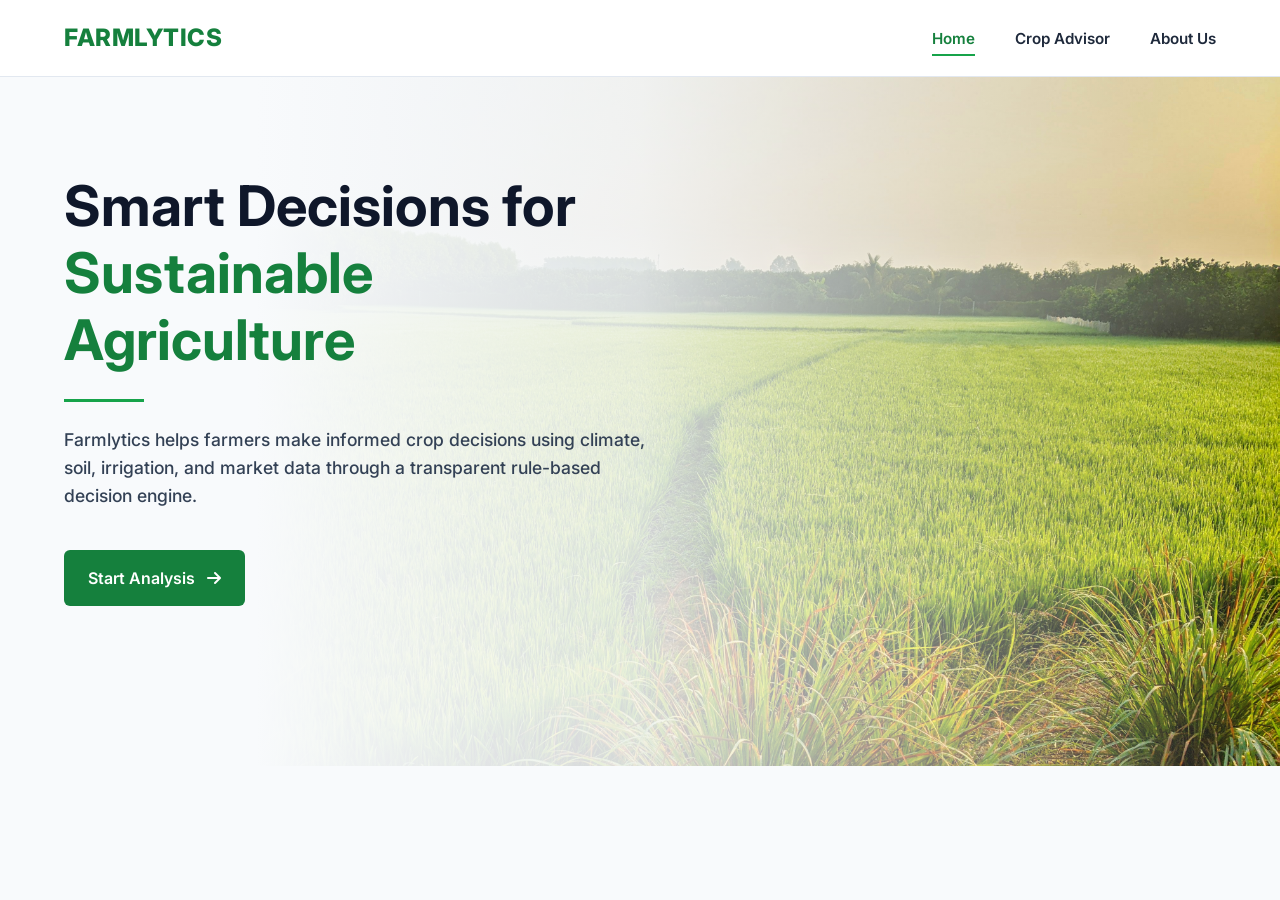
<file: frontend/index.html>
<!DOCTYPE html>
<html lang="en">
<head>
    <meta charset="UTF-8">
    <meta name="viewport" content="width=device-width, initial-scale=1.0">
    <title>Farmlytics</title>
    <!-- Google Fonts -->
    <link href="https://fonts.googleapis.com/css2?family=Inter:wght@400;500;600;700;800&family=Lexend:wght@600;700;800&display=swap" rel="stylesheet">
    <!-- FontAwesome Icons -->
    <link rel="stylesheet" href="https://cdnjs.cloudflare.com/ajax/libs/font-awesome/6.4.0/css/all.min.css">
    <!-- Page-Specific Stylesheets -->
    <link rel="stylesheet" href="common.css?v=9.0">
    <link rel="stylesheet" href="index.css?v=9.0">
</head>
<body>

    <!-- Navigation Bar -->
    <nav class="navbar">
        <a href="index.html" class="logo">FARMLYTICS</a>
        <ul class="nav-links">
            <li><a href="index.html" class="active">Home</a></li>
            <li><a href="analyzer.html">Crop Advisor</a></li>
            <li><a href="about.html">About Us</a></li>
        </ul>
    </nav>

    <!-- Hero Section -->
    <section class="hero">
        <div class="hero-content">
            <h1>Smart Decisions for<br><span>Sustainable Agriculture</span></h1>
            <div class="title-divider"></div>
            <p>Farmlytics helps farmers make informed crop decisions using climate, soil, irrigation, and market data through a transparent rule-based decision engine.</p>
            <a href="analyzer.html" class="btn-primary">
                Start Analysis <i class="fas fa-arrow-right"></i>
            </a>
        </div>
    </section>

</body>
</html>
</file>
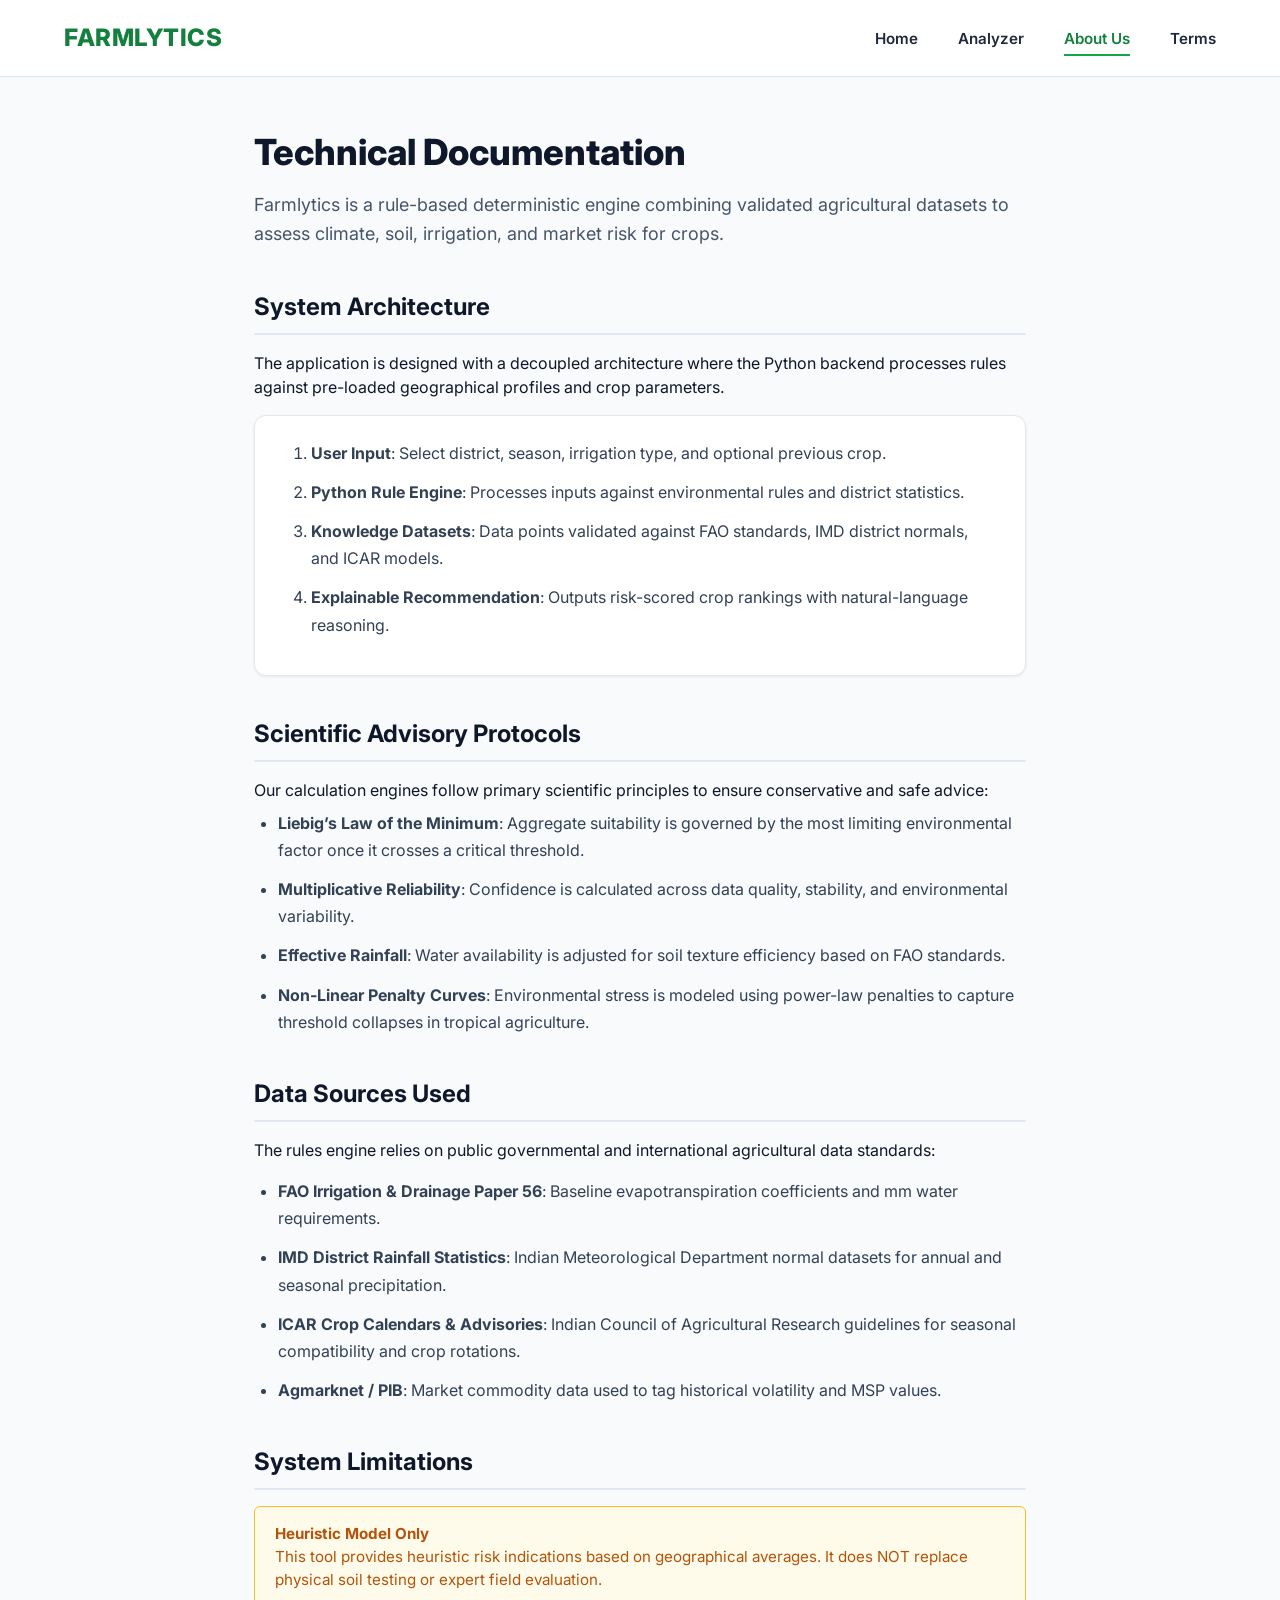
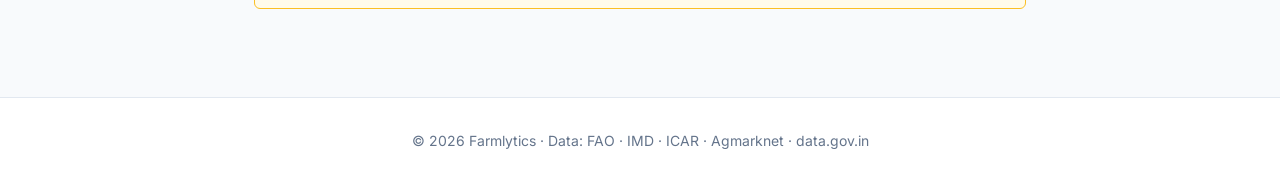
<file: frontend/about.html>
<!DOCTYPE html>
<html lang="en">

<head>
    <meta charset="UTF-8" />
    <meta name="viewport" content="width=device-width, initial-scale=1.0" />
    <meta name="description" content="Farmlytics – Technical Documentation & Data Sources." />
    <title>About — Farmlytics</title>

    <!-- Google Fonts -->
    <link rel="preconnect" href="https://fonts.googleapis.com" />
    <link rel="preconnect" href="https://fonts.gstatic.com" crossorigin />
    <link href="https://fonts.googleapis.com/css2?family=Inter:wght@400;500;600;700;800&family=JetBrains+Mono:wght@500&display=swap" rel="stylesheet" />

    <!-- Page-Specific Stylesheets -->
    <link rel="stylesheet" href="common.css?v=9.0" />
    <link rel="stylesheet" href="docs.css?v=9.0" />
</head>

<body>
    <!-- ========== HEADER / NAV ========== -->
    <header class="site-header" role="banner">
        <nav class="nav" aria-label="Primary navigation">
            <div class="nav__brand">
                <a href="index.html" class="nav__brand-link">
                    <span class="nav__brand-text">
                        <span class="nav__brand-bold">FARMLYTICS</span>
                    </span>
                </a>
            </div>
            <ul class="nav__links" role="list">
                <li><a href="index.html" class="nav__link">Home</a></li>
                <li><a href="analyzer.html" class="nav__link">Analyzer</a></li>
                <li><a href="about.html" class="nav__link nav__link--active" aria-current="page">About Us</a></li>
                <li><a href="terms.html" class="nav__link">Terms</a></li>
            </ul>
        </nav>
    </header>

    <!-- ========== ABOUT CONTENT ========== -->
    <main class="page-container page-container--narrow">
        <h1 class="page-heading">Technical Documentation</h1>
        <p class="page-lead">Farmlytics is a rule-based deterministic engine combining validated agricultural datasets to assess climate, soil, irrigation, and market risk for crops.</p>

        <section class="doc-section">
            <h2 class="doc-heading">System Architecture</h2>
            <p>The application is designed with a decoupled architecture where the Python backend processes rules against pre-loaded geographical profiles and crop parameters.</p>

            <div class="architecture-diagram mt-4">
                <ol class="doc-list doc-list--numbered">
                    <li><strong>User Input</strong>: Select district, season, irrigation type, and optional previous crop.</li>
                    <li><strong>Python Rule Engine</strong>: Processes inputs against environmental rules and district statistics.</li>
                    <li><strong>Knowledge Datasets</strong>: Data points validated against FAO standards, IMD district normals, and ICAR models.</li>
                    <li><strong>Explainable Recommendation</strong>: Outputs risk-scored crop rankings with natural-language reasoning.</li>
                </ol>
            </div>
        </section>

        <section class="doc-section">
            <h2 class="doc-heading">Scientific Advisory Protocols</h2>
            <p>Our calculation engines follow primary scientific principles to ensure conservative and safe advice:</p>
            <ul class="doc-list mt-2">
                <li><strong>Liebig’s Law of the Minimum</strong>: Aggregate suitability is governed by the most limiting environmental factor once it crosses a critical threshold.</li>
                <li><strong>Multiplicative Reliability</strong>: Confidence is calculated across data quality, stability, and environmental variability.</li>
                <li><strong>Effective Rainfall</strong>: Water availability is adjusted for soil texture efficiency based on FAO standards.</li>
                <li><strong>Non-Linear Penalty Curves</strong>: Environmental stress is modeled using power-law penalties to capture threshold collapses in tropical agriculture.</li>
            </ul>
        </section>

        <section class="doc-section">
            <h2 class="doc-heading">Data Sources Used</h2>
            <p>The rules engine relies on public governmental and international agricultural data standards:</p>
            <ul class="doc-list mt-4">
                <li><strong>FAO Irrigation & Drainage Paper 56</strong>: Baseline evapotranspiration coefficients and mm water requirements.</li>
                <li><strong>IMD District Rainfall Statistics</strong>: Indian Meteorological Department normal datasets for annual and seasonal precipitation.</li>
                <li><strong>ICAR Crop Calendars & Advisories</strong>: Indian Council of Agricultural Research guidelines for seasonal compatibility and crop rotations.</li>
                <li><strong>Agmarknet / PIB</strong>: Market commodity data used to tag historical volatility and MSP values.</li>
            </ul>
        </section>

        <section class="doc-section">
            <h2 class="doc-heading">System Limitations</h2>
            <div class="alert alert--warning mt-4 mb-4">
                <strong>Heuristic Model Only</strong>
                <p>This tool provides heuristic risk indications based on geographical averages. It does NOT replace physical soil testing or expert field evaluation.</p>
            </div>
        </section>
    </main>

    <!-- ========== FOOTER ========== -->
    <footer class="site-footer" role="contentinfo">
        <p class="site-footer__text">&copy; 2026 Farmlytics &middot; Data: FAO &middot; IMD &middot; ICAR &middot; Agmarknet &middot; data.gov.in</p>
    </footer>
    <!-- Shared Scripts -->
    <script src="shared.js"></script>
</body>

</html>
</file>
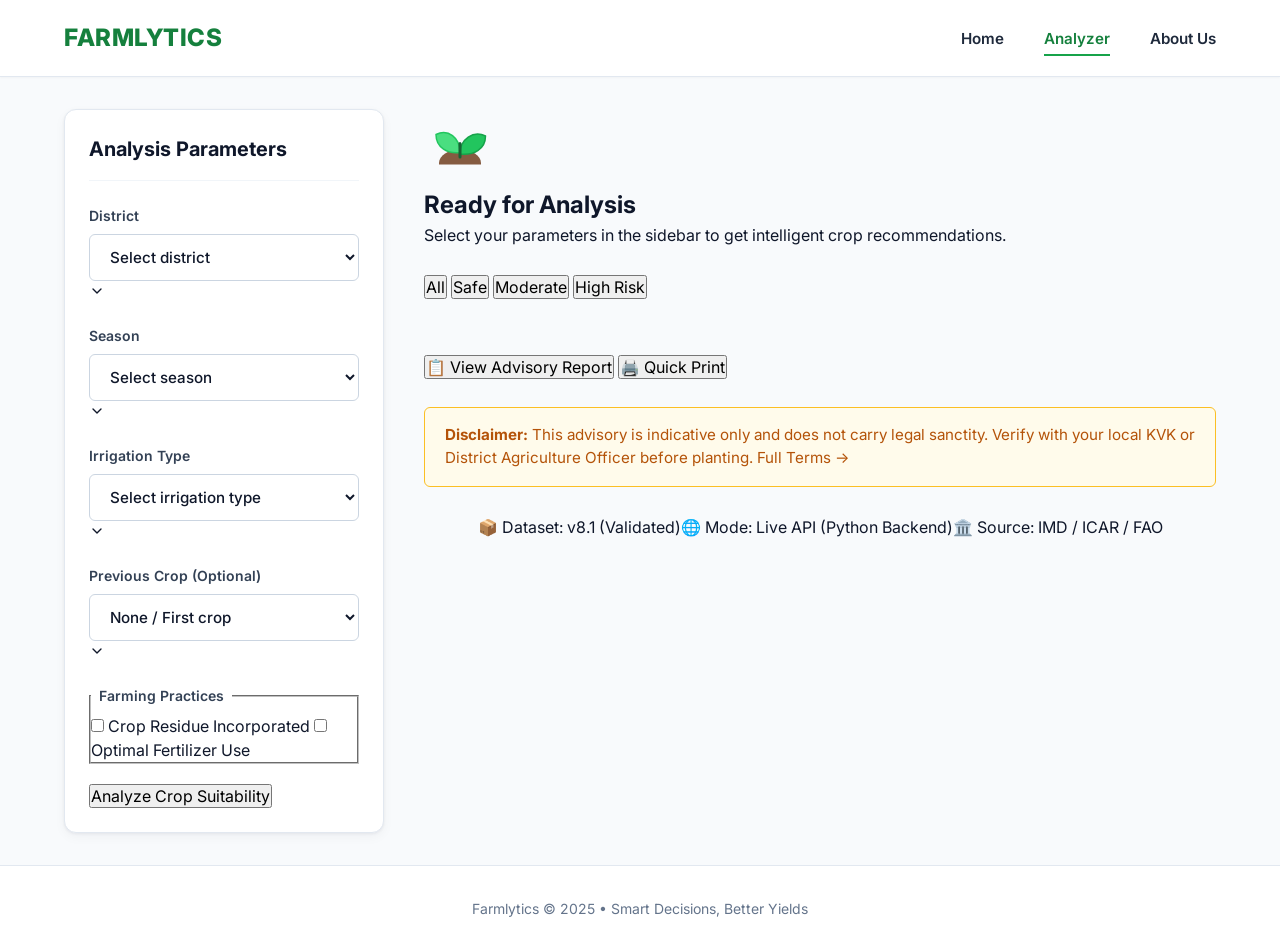
<file: frontend/analyzer.html>
<!DOCTYPE html>
<html lang="en">
<head>
    <meta charset="UTF-8" />
    <meta name="viewport" content="width=device-width, initial-scale=1.0" />
    <meta name="description" content="Farmlytics – Clean & Intelligent Agricultural Risk Analysis Dashboard." />
    <title>Analyzer — Farmlytics</title>

    <!-- Google Fonts -->
    <link rel="preconnect" href="https://fonts.googleapis.com" />
    <link rel="preconnect" href="https://fonts.gstatic.com" crossorigin />
    <link href="https://fonts.googleapis.com/css2?family=Inter:wght@400;500;600;700;800&family=Lexend:wght@600;700;800&family=JetBrains+Mono:wght@500&display=swap" rel="stylesheet" />
    <link rel="stylesheet" href="common.css?v=9.0" />
    <link rel="stylesheet" href="analyzer.css?v=9.0" />
</head>

<body class="analyzer-body">
    <!-- ========== HEADER / NAV ========== -->
    <header class="site-header" role="banner">
        <nav class="nav" aria-label="Primary navigation">
            <div class="nav__brand">
                <a href="index.html" class="nav__brand-link">
                    <span class="nav__brand-text">
                        <span class="nav__brand-bold">FARMLYTICS</span>
                    </span>
                </a>
            </div>
            <!-- Removed Dashboard and Reports links from the Navbar -->
            <ul class="nav__links" role="list">
                <li><a href="index.html" class="nav__link">Home</a></li>
                <li><a href="analyzer.html" class="nav__link nav__link--active" aria-current="page">Analyzer</a></li>
                <li><a href="about.html" class="nav__link">About Us</a></li>
            </ul>
        </nav>
    </header>

    <!-- ========== MAIN ANALYZER CONTAINER ========== -->
    <main class="analyzer-layout">
        <h1 class="sr-only">Farmlytics - Crop Risk Analyzer</h1>

        <div class="analyzer-grid">
            <!-- ===== SIDEBAR PARAMETERS PANEL ===== -->
            <aside class="analyzer-sidebar" aria-label="Analysis parameters">
                <div class="sidebar-header">
                    <h2 class="sidebar-title">Analysis Parameters</h2>
                </div>

                <form id="advisor-form" class="advisor-form" aria-label="Crop risk analysis form">
                    <!-- Field 1: District -->
                    <div class="form-group">
                        <label for="select-district" class="form-label">District</label>
                        <div class="select-wrapper">
                            <select id="select-district" class="form-select" required>
                                <option value="" disabled selected>Select district</option>
                            </select>
                            <svg class="select-chevron" width="16" height="16" viewBox="0 0 24 24" fill="none" stroke="currentColor" stroke-width="2" stroke-linecap="round" stroke-linejoin="round" aria-hidden="true">
                                <polyline points="6 9 12 15 18 9"></polyline>
                            </svg>
                        </div>
                        <div id="district-meta" class="district-info" hidden></div>
                    </div>

                    <!-- Field 2: Season -->
                    <div class="form-group">
                        <label for="select-season" class="form-label">Season</label>
                        <div class="select-wrapper">
                            <select id="select-season" class="form-select" required>
                                <option value="" disabled selected>Select season</option>
                                <option value="kharif">Kharif</option>
                                <option value="rabi">Rabi</option>
                                <option value="summer">Summer</option>
                            </select>
                            <svg class="select-chevron" width="16" height="16" viewBox="0 0 24 24" fill="none" stroke="currentColor" stroke-width="2" stroke-linecap="round" stroke-linejoin="round" aria-hidden="true">
                                <polyline points="6 9 12 15 18 9"></polyline>
                            </svg>
                        </div>
                    </div>

                    <!-- Field 3: Irrigation Type -->
                    <div class="form-group">
                        <label for="select-irrigation" class="form-label">Irrigation Type</label>
                        <div class="select-wrapper">
                            <select id="select-irrigation" class="form-select" required>
                                <option value="" disabled selected>Select irrigation type</option>
                                <option value="rainfed">Rainfed</option>
                                <option value="canal">Canal</option>
                                <option value="borewell">Borewell</option>
                            </select>
                            <svg class="select-chevron" width="16" height="16" viewBox="0 0 24 24" fill="none" stroke="currentColor" stroke-width="2" stroke-linecap="round" stroke-linejoin="round" aria-hidden="true">
                                <polyline points="6 9 12 15 18 9"></polyline>
                            </svg>
                        </div>
                    </div>

                    <!-- Field 4: Previous Crop -->
                    <div class="form-group">
                        <label for="select-prev-crop" class="form-label">
                            Previous Crop <span class="form-optional">(Optional)</span>
                        </label>
                        <div class="select-wrapper">
                            <select id="select-prev-crop" class="form-select">
                                <option value="">None / First crop</option>
                            </select>
                            <svg class="select-chevron" width="16" height="16" viewBox="0 0 24 24" fill="none" stroke="currentColor" stroke-width="2" stroke-linecap="round" stroke-linejoin="round" aria-hidden="true">
                                <polyline points="6 9 12 15 18 9"></polyline>
                            </svg>
                        </div>
                    </div>

                    <!-- Section: Farming Practices -->
                    <fieldset class="form-group form-fieldset">
                        <legend class="form-label" style="padding: 0 0.5rem; background: transparent;">Farming Practices</legend>
                        <div class="checkbox-group">
                            <label class="form-checkbox-label">
                                <input type="checkbox" id="check-residue" class="form-checkbox">
                                <span class="checkbox-text">Crop Residue Incorporated</span>
                            </label>
                            <label class="form-checkbox-label">
                                <input type="checkbox" id="check-fertilizer" class="form-checkbox">
                                <span class="checkbox-text">Optimal Fertilizer Use</span>
                            </label>
                        </div>
                    </fieldset>

                    <!-- Divider line before CTA button -->
                    <div class="sidebar-divider" aria-hidden="true"></div>

                    <!-- Primary CTA Button -->
                    <button type="submit" id="btn-analyze" class="btn-primary btn-analyze-cta">
                        <span class="btn-primary__text">Analyze Crop Suitability</span>
                        <span class="btn-primary__loader" aria-hidden="true"></span>
                    </button>
                </form>
            </aside>

            <!-- ===== MAIN RESULTS CONTAINER ===== -->
            <section class="analyzer-main">
                <!-- Initial Empty State -->
                <div id="results-placeholder" class="results-placeholder">
                    <div class="placeholder-graphic">
                        <svg width="72" height="72" viewBox="0 0 96 96" fill="none" xmlns="http://www.w3.org/2000/svg" aria-hidden="true">
                            <!-- Soil Mound -->
                            <path d="M20 72C20 62.0589 32.536 54 48 54C63.464 54 76 62.0589 76 72V74H20V72Z" fill="#855B41"/>
                            <!-- Left Leaf -->
                            <path d="M48 58C48 38 32 26 16 34C16 52 32 60 48 58Z" fill="#4ADE80" stroke="#22C55E" stroke-width="2" stroke-linejoin="round"/>
                            <!-- Right Leaf -->
                            <path d="M48 60C48 40 66 28 82 36C82 54 66 62 48 60Z" fill="#22C55E" stroke="#16A34A" stroke-width="2" stroke-linejoin="round"/>
                            <!-- Stem -->
                            <path d="M48 64V46" stroke="#166534" stroke-width="4" stroke-linecap="round"/>
                        </svg>
                    </div>
                    <h2 class="placeholder-title">Ready for Analysis</h2>
                    <p class="placeholder-subtitle">Select your parameters in the sidebar to get intelligent crop recommendations.</p>
                </div>

                <!-- Analysis Results Section -->
                <div id="results-section" class="results-section" aria-live="polite" aria-label="Analysis results" hidden>
                    <!-- Summary bar -->
                    <div class="results-summary" id="results-summary"></div>

                    <!-- Climate Risk Advisory -->
                    <div id="climate-risk-advisory" class="advisory-panel" hidden></div>

                    <!-- Soil Health Advisory -->
                    <div id="soil-health-advisory" class="advisory-panel" hidden></div>

                    <!-- Top Recommendation -->
                    <div id="top-recommendation" class="top-recommendation" hidden></div>

                    <!-- Filter pills -->
                    <div class="filter-bar" role="group" aria-label="Filter results by risk level">
                        <button type="button" class="filter-pill filter-pill--active" data-filter="all">All</button>
                        <button type="button" class="filter-pill" data-filter="safe">Safe</button>
                        <button type="button" class="filter-pill" data-filter="moderate">Moderate</button>
                        <button type="button" class="filter-pill" data-filter="high">High Risk</button>
                    </div>

                    <!-- Cards grid -->
                    <div id="results-grid" class="results-grid"></div>

                    <!-- Print & Share Actions -->
                    <div class="results-actions">
                        <button type="button" id="btn-view-report" class="btn-primary btn-primary--report report-action-btn">
                            <span aria-hidden="true">📋</span>
                            <span class="btn-primary__text">View Advisory Report</span>
                        </button>
                        <button type="button" id="btn-print" class="btn-secondary report-action-btn" onclick="window.print()">
                            <span aria-hidden="true">🖨️</span> Quick Print
                        </button>
                    </div>

                    <!-- Advisory Disclaimer -->
                    <div class="alert alert--warning advisory-disclaimer">
                        <strong>Disclaimer:</strong> This advisory is indicative only and does not carry legal sanctity.
                        Verify with your local KVK or District Agriculture Officer before planting.
                        <a href="terms.html">Full Terms →</a>
                    </div>

                    <!-- Telemetry -->
                    <p id="telemetry" class="telemetry-text"></p>
                </div>
            </section>
        </div>
    </main>

    <!-- ========== ADVISORY REPORT OVERLAY ========== -->
    <div id="report-overlay" class="report-overlay" role="dialog" aria-modal="true" aria-labelledby="report-overlay-title" hidden>
        <div class="report-overlay__backdrop"></div>
        <div class="report-overlay__panel">
            <header class="report-overlay__toolbar">
                <h2 id="report-overlay-title" class="report-overlay__toolbar-title">Advisory Report</h2>
                <div class="report-overlay__toolbar-actions">
                    <button type="button" id="btn-report-print" class="btn-report-action" aria-label="Print report">
                        <span aria-hidden="true">🖨️</span> Print
                    </button>
                    <button type="button" id="btn-report-pdf" class="btn-report-action btn-report-action--pdf" aria-label="Download PDF">
                        <span aria-hidden="true">📥</span> Download PDF
                    </button>
                    <button type="button" id="btn-report-close" class="btn-report-close" aria-label="Close report">
                        ✕
                    </button>
                </div>
            </header>
            <div class="report-overlay__content" id="report-render-target">
                <!-- advisory_report.js renders here -->
            </div>
        </div>
    </div>

    <!-- ========== FOOTER ========== -->
    <footer class="site-footer" role="contentinfo">
        <p class="site-footer__text">Farmlytics &copy; 2025 &bull; Smart Decisions, Better Yields</p>
    </footer>

    <!-- ========== SHARED EXPLANATION MODAL ========== -->
    <div
      id="explanation-modal"
      class="explanation-overlay"
      role="dialog"
      aria-modal="true"
      aria-labelledby="explanation-modal-title"
      hidden
    >
      <div class="explanation-overlay__backdrop" id="explanation-backdrop"></div>
      <div class="explanation-overlay__panel">
        <div class="explanation-overlay__header">
          <h2 id="explanation-modal-title" class="explanation-overlay__title">Decision Report</h2>
          <button
            type="button"
            class="explanation-overlay__close"
            id="explanation-modal-close"
            aria-label="Close decision report"
          >✕</button>
        </div>
        <div class="explanation-overlay__body" id="explanation-modal-body">
          <!-- Populated dynamically by app.js on button click -->
        </div>
      </div>
    </div>

    <!-- ========== FLOATING COMPARE BAR ========== -->
    <div id="compare-bar" class="compare-bar" role="region" aria-label="Crop comparison control bar" hidden>
        <div class="compare-bar__content">
            <div class="compare-bar__info">
                <span class="compare-bar__icon" aria-hidden="true">⚖️</span>
                <span class="compare-bar__count" id="compare-bar-count">0 crops selected</span>
            </div>
            <div class="compare-bar__actions">
                <button type="button" id="btn-compare-clear" class="btn-secondary btn-secondary--sm">Clear</button>
                <button type="button" id="btn-compare-launch" class="btn-primary btn-primary--sm">
                    Compare Now →
                </button>
            </div>
        </div>
    </div>

    <!-- ========== CROP COMPARISON MODAL ========== -->
    <div
      id="compare-modal"
      class="explanation-overlay"
      role="dialog"
      aria-modal="true"
      aria-labelledby="compare-modal-title"
      hidden
    >
      <div class="explanation-overlay__backdrop" id="compare-backdrop"></div>
      <div class="explanation-overlay__panel explanation-overlay__panel--wide">
        <div class="explanation-overlay__header">
          <h2 id="compare-modal-title" class="explanation-overlay__title">⚖️ Side-by-Side Crop Comparison</h2>
          <button
            type="button"
            class="explanation-overlay__close"
            id="compare-modal-close"
            aria-label="Close comparison"
          >✕</button>
        </div>
        <div class="explanation-overlay__body" id="compare-modal-body">
          <!-- Populated dynamically by app.js -->
        </div>
      </div>
    </div>

    <!-- ========== SCRIPTS ========== -->
    <script type="module" src="app.js?v=8.5"></script>
</body>
</html>
</file>
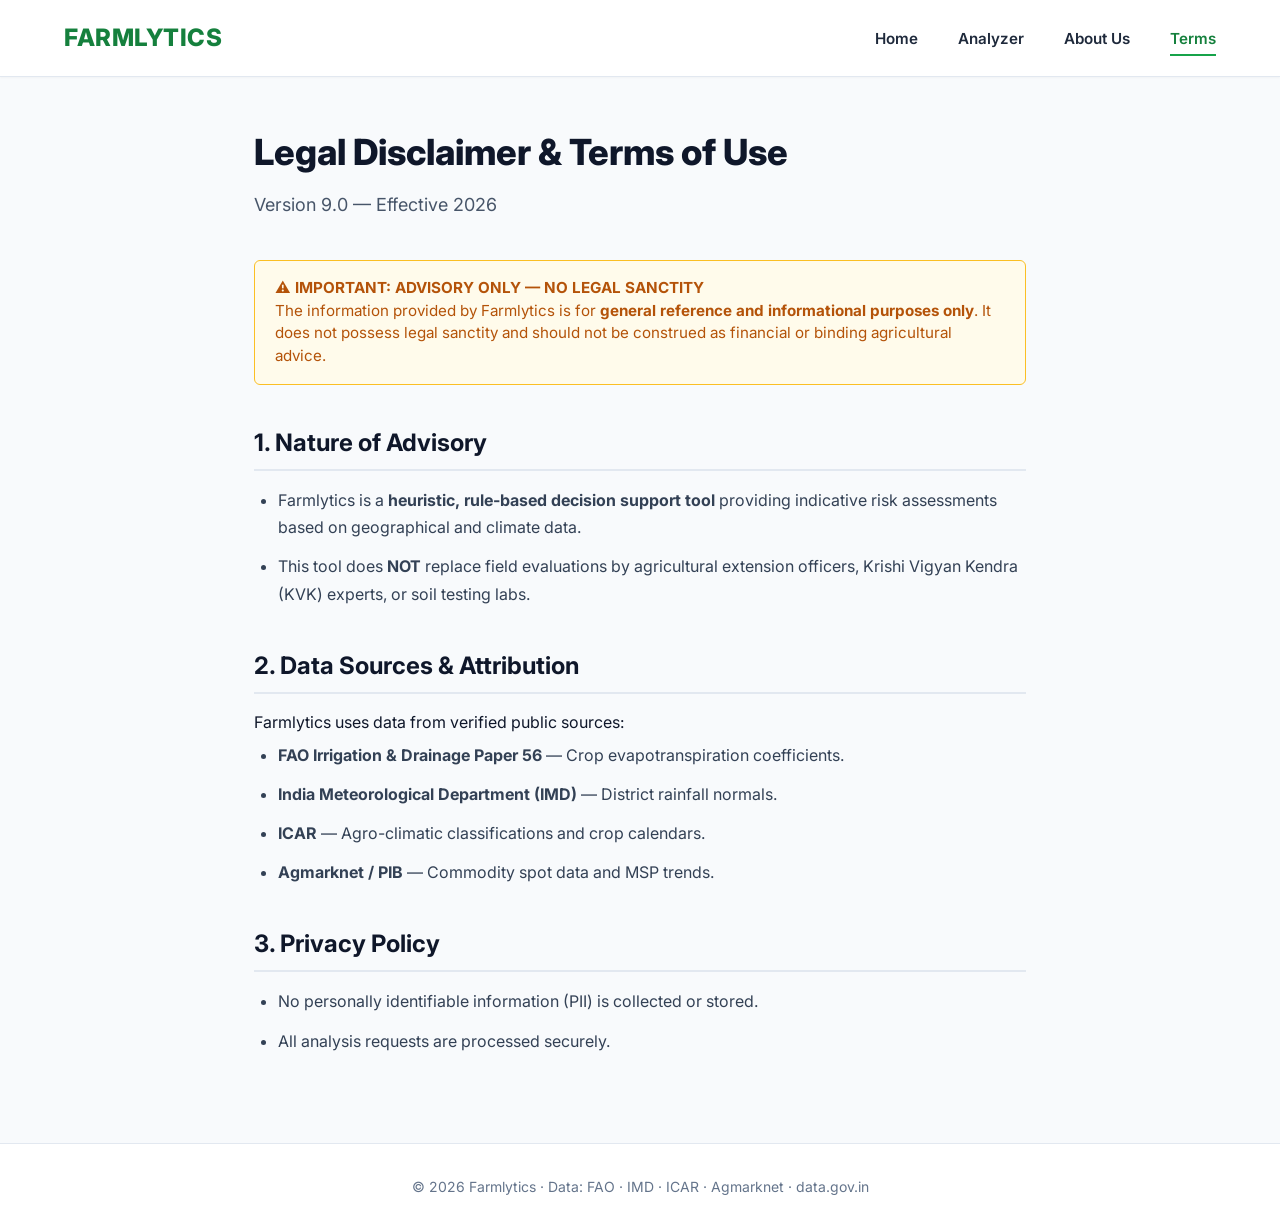
<file: frontend/terms.html>
<!DOCTYPE html>
<html lang="en">

<head>
    <meta charset="UTF-8" />
    <meta name="viewport" content="width=device-width, initial-scale=1.0" />
    <meta name="description" content="Farmlytics — Legal Disclaimer, Terms of Use, Privacy Policy, and Data Attribution." />
    <title>Terms & Disclaimer — Farmlytics</title>

    <!-- Google Fonts -->
    <link rel="preconnect" href="https://fonts.googleapis.com" />
    <link rel="preconnect" href="https://fonts.gstatic.com" crossorigin />
    <link href="https://fonts.googleapis.com/css2?family=Inter:wght@400;500;600;700;800&family=JetBrains+Mono:wght@500&display=swap" rel="stylesheet" />

    <!-- Page-Specific Stylesheets -->
    <link rel="stylesheet" href="common.css?v=9.0" />
    <link rel="stylesheet" href="docs.css?v=9.0" />
</head>

<body>
    <!-- ========== HEADER / NAV ========== -->
    <header class="site-header" role="banner">
        <nav class="nav" aria-label="Primary navigation">
            <div class="nav__brand">
                <a href="index.html" class="nav__brand-link">
                    <span class="nav__brand-text">
                        <span class="nav__brand-bold">FARMLYTICS</span>
                    </span>
                </a>
            </div>
            <ul class="nav__links" role="list">
                <li><a href="index.html" class="nav__link">Home</a></li>
                <li><a href="analyzer.html" class="nav__link">Analyzer</a></li>
                <li><a href="about.html" class="nav__link">About Us</a></li>
                <li><a href="terms.html" class="nav__link nav__link--active" aria-current="page">Terms</a></li>
            </ul>
        </nav>
    </header>

    <!-- ========== TERMS CONTENT ========== -->
    <main class="page-container page-container--narrow">
        <h1 class="page-heading">Legal Disclaimer & Terms of Use</h1>
        <p class="page-lead">Version 9.0 — Effective 2026</p>

        <!-- Mandatory Advisory Disclaimer -->
        <section class="doc-section">
            <div class="alert alert--warning mb-4">
                <strong>⚠ IMPORTANT: ADVISORY ONLY — NO LEGAL SANCTITY</strong>
                <p>The information provided by Farmlytics is for <strong>general reference and informational purposes only</strong>. It does not possess legal sanctity and should not be construed as financial or binding agricultural advice.</p>
            </div>
        </section>

        <section class="doc-section">
            <h2 class="doc-heading">1. Nature of Advisory</h2>
            <ul class="doc-list">
                <li>Farmlytics is a <strong>heuristic, rule-based decision support tool</strong> providing indicative risk assessments based on geographical and climate data.</li>
                <li>This tool does <strong>NOT</strong> replace field evaluations by agricultural extension officers, Krishi Vigyan Kendra (KVK) experts, or soil testing labs.</li>
            </ul>
        </section>

        <section class="doc-section">
            <h2 class="doc-heading">2. Data Sources & Attribution</h2>
            <p>Farmlytics uses data from verified public sources:</p>
            <ul class="doc-list mt-2">
                <li><strong>FAO Irrigation & Drainage Paper 56</strong> — Crop evapotranspiration coefficients.</li>
                <li><strong>India Meteorological Department (IMD)</strong> — District rainfall normals.</li>
                <li><strong>ICAR</strong> — Agro-climatic classifications and crop calendars.</li>
                <li><strong>Agmarknet / PIB</strong> — Commodity spot data and MSP trends.</li>
            </ul>
        </section>

        <section class="doc-section">
            <h2 class="doc-heading">3. Privacy Policy</h2>
            <ul class="doc-list">
                <li>No personally identifiable information (PII) is collected or stored.</li>
                <li>All analysis requests are processed securely.</li>
            </ul>
        </section>
    </main>

    <!-- ========== FOOTER ========== -->
    <footer class="site-footer" role="contentinfo">
        <p class="site-footer__text">&copy; 2026 Farmlytics &middot; Data: FAO &middot; IMD &middot; ICAR &middot; Agmarknet &middot; data.gov.in</p>
    </footer>
    <!-- Shared Scripts -->
    <script src="shared.js"></script>
</body>

</html>
</file>
<file: frontend/common.css>
/* ==========================================================================
   Farmlytics — Common / Global Design System & Base Styles
   ========================================================================== */

/* --- Layer 1: Primitive Tokens & Theme Variables --- */
:root {
  --green-50: #f0fdf4;
  --green-100: #dcfce7;
  --green-200: #bbf7d0;
  --green-300: #86efac;
  --green-400: #4ade80;
  --green-500: #22c55e;
  --green-600: #16a34a;
  --green-700: #15803d;
  --green-800: #166534;
  --green-900: #14532d;
  --green-950: #052e16;

  --slate-50: #f8fafc;
  --slate-100: #f1f5f9;
  --slate-200: #e2e8f0;
  --slate-300: #cbd5e1;
  --slate-400: #94a3b8;
  --slate-500: #64748b;
  --slate-600: #475569;
  --slate-700: #334155;
  --slate-800: #1e293b;
  --slate-900: #0f172a;

  --amber-50: #fffbeb;
  --amber-400: #fbbf24;
  --amber-500: #f59e0b;
  --amber-700: #b45309;

  --red-50: #fef2f2;
  --red-400: #f87171;
  --red-600: #dc2626;

  --white: #ffffff;
  --black: #111111;

  --font-main: 'Inter', system-ui, -apple-system, sans-serif;
  --font-heading: 'Lexend', 'Inter', system-ui, sans-serif;
  --font-mono: 'JetBrains Mono', monospace;

  /* 8-point grid variables */
  --s-1: 0.5rem;   /* 8px */
  --s-2: 1.0rem;   /* 16px */
  --s-3: 1.5rem;   /* 24px */
  --s-4: 2.0rem;   /* 32px */
  --s-5: 2.5rem;   /* 40px */
  --s-6: 3.0rem;   /* 48px */
  --s-8: 4.0rem;   /* 64px */

  --radius-sm: 6px;
  --radius-md: 12px;
  --radius-lg: 16px;
  --radius-full: 9999px;

  --shadow-sm: 0 1px 3px rgba(0, 0, 0, 0.08);
  --shadow-md: 0 4px 12px rgba(0, 0, 0, 0.1);
  --shadow-lg: 0 10px 25px rgba(0, 0, 0, 0.12);

  --z-sticky: 20;
  --z-overlay: 40;
  --z-modal: 50;

  --app-bg: var(--slate-50);
  --app-text: var(--slate-900);
  --card-bg: #ffffff;
  --card-border: var(--slate-200);

  /* Semantic Theme Tones */
  --risk-safe-bg: var(--green-50);
  --risk-safe-border: var(--green-600);
  --risk-safe-text: var(--green-800);

  --risk-moderate-bg: var(--amber-50);
  --risk-moderate-border: var(--amber-400);
  --risk-moderate-text: var(--amber-700);

  --risk-high-bg: var(--red-50);
  --risk-high-border: var(--red-400);
  --risk-high-text: var(--red-600);
}

/* --- Reset & Global Base --- */
* {
  margin: 0;
  padding: 0;
  box-sizing: border-box;
}

body {
  font-family: var(--font-main);
  background-color: var(--app-bg);
  color: var(--app-text);
  line-height: 1.5;
  -webkit-font-smoothing: antialiased;
}

a {
  color: inherit;
  text-decoration: none;
}

button, input, select {
  font-family: inherit;
  font-size: inherit;
}

/* --- Header & Navigation Bar --- */
.navbar, .site-header {
  display: flex;
  justify-content: space-between;
  align-items: center;
  padding: 1.25rem 5%;
  background-color: #ffffff;
  border-bottom: 1px solid var(--slate-200);
  box-shadow: 0 1px 2px rgba(0, 0, 0, 0.03);
}

.nav {
  width: 100%;
  display: flex;
  justify-content: space-between;
  align-items: center;
}

.logo, .nav__brand-link {
  font-size: 1.5rem;
  font-weight: 800;
  color: var(--green-700);
  letter-spacing: 0.5px;
  text-decoration: none;
  transition: transform 0.2s ease;
}

.logo:hover, .nav__brand-link:hover {
  transform: scale(1.02);
}

.nav__brand-bold {
  color: var(--green-700);
  font-weight: 800;
}

.nav-links, .nav__links {
  display: flex;
  list-style: none;
  gap: 2.5rem;
}

.nav-links li a, .nav__link {
  position: relative;
  text-decoration: none;
  color: var(--slate-800);
  font-weight: 600;
  font-size: 0.95rem;
  padding-bottom: 0.5rem;
  transition: color 0.3s ease;
}

.nav-links li a::after, .nav__link::after {
  content: '';
  position: absolute;
  width: 0;
  height: 2px;
  bottom: 0;
  left: 0;
  background-color: var(--green-600);
  transition: width 0.3s ease;
}

.nav-links li a:hover, .nav__link:hover {
  color: var(--green-700);
}

.nav-links li a:hover::after,
.nav-links li a.active::after,
.nav__link.nav__link--active::after {
  width: 100%;
}

.nav-links li a.active, .nav__link.nav__link--active {
  color: var(--green-700);
}

/* --- Footer --- */
.site-footer {
  text-align: center;
  padding: var(--s-4) 5%;
  border-top: 1px solid var(--slate-200);
  background-color: #ffffff;
  margin-top: auto;
}

.site-footer__text {
  font-size: 0.875rem;
  color: var(--slate-500);
}

/* --- Common Components: Alert Cards --- */
.alert {
  padding: 1rem 1.25rem;
  border-radius: var(--radius-sm);
  font-size: 0.95rem;
  line-height: 1.5;
}

.alert--warning {
  background-color: var(--amber-50);
  border: 1px solid var(--amber-400);
  color: var(--amber-700);
}

/* Screen reader accessibility helper */
.sr-only {
  position: absolute;
  width: 1px;
  height: 1px;
  padding: 0;
  margin: -1px;
  overflow: hidden;
  clip: rect(0, 0, 0, 0);
  border: 0;
}
</file>
<file: frontend/index.css>
/* ==========================================================================
   Farmlytics — Landing Page Styles (index.html)
   ========================================================================== */

.hero {
  position: relative;
  padding: 6rem 5% 10rem 5%;
  background: linear-gradient(to right, rgba(248, 250, 252, 1) 20%, rgba(248, 250, 252, 0.85) 50%, rgba(248, 250, 252, 0) 100%), 
              url('bg_image.jpg') center/cover no-repeat;
  min-height: 75vh;
  display: flex;
  align-items: center;
}

.hero-content {
  max-width: 600px;
  z-index: 2;
}

.hero h1 {
  font-size: clamp(2.2rem, 5vw, 3.5rem);
  line-height: 1.2;
  font-weight: 700;
  color: var(--slate-900);
  margin-bottom: 1.5rem;
}

.hero h1 span {
  color: var(--green-700);
}

.title-divider {
  width: 80px;
  height: 3px;
  background-color: var(--green-600);
  margin-bottom: 1.5rem;
}

.hero p {
  font-size: 1.1rem;
  color: var(--slate-700);
  margin-bottom: 2.5rem;
  font-weight: 500;
  line-height: 1.6;
}

.btn-primary {
  display: inline-flex;
  align-items: center;
  gap: 0.75rem;
  background-color: var(--green-700);
  color: var(--white);
  padding: 1rem 1.5rem;
  border-radius: 6px;
  text-decoration: none;
  font-weight: 600;
  font-size: 1rem;
  border: none;
  cursor: pointer;
  transition: all 0.3s ease;
}

.btn-primary i {
  transition: transform 0.3s ease;
}

.btn-primary:hover {
  background-color: var(--green-800);
  transform: translateY(-2px);
  box-shadow: 0 4px 12px rgba(21, 128, 61, 0.3);
}

.btn-primary:hover i {
  transform: translateX(4px);
}

.btn-primary:active {
  transform: translateY(0);
  box-shadow: 0 2px 6px rgba(21, 128, 61, 0.3);
}

@media (max-width: 768px) {
  .hero {
    padding: 4rem 5% 6rem 5%;
  }
}
</file>
<file: frontend/docs.css>
/* ==========================================================================
   Farmlytics — Documentation Pages Styles (about.html & terms.html)
   ========================================================================== */

.page-container {
  padding: 3rem 5%;
  margin: 0 auto;
}

.page-container--narrow {
  max-width: 900px;
}

.page-heading {
  font-size: 2.25rem;
  font-weight: 800;
  color: var(--slate-900);
  margin-bottom: 0.75rem;
}

.page-lead {
  font-size: 1.125rem;
  color: var(--slate-600);
  margin-bottom: 2.5rem;
  line-height: 1.6;
}

.doc-section {
  margin-bottom: 2.5rem;
}

.doc-heading {
  font-size: 1.5rem;
  font-weight: 700;
  color: var(--slate-900);
  margin-bottom: 1rem;
  border-bottom: 2px solid var(--slate-200);
  padding-bottom: 0.5rem;
}

.doc-list {
  list-style: disc;
  padding-left: 1.5rem;
  color: var(--slate-700);
  line-height: 1.7;
}

.doc-list--numbered {
  list-style: decimal;
}

.doc-list li {
  margin-bottom: 0.75rem;
}

.architecture-diagram {
  background: #ffffff;
  border: 1px solid var(--slate-200);
  border-radius: var(--radius-md);
  padding: 1.5rem 2rem;
  box-shadow: var(--shadow-sm);
}

.mt-2 { margin-top: 0.5rem; }
.mt-4 { margin-top: 1rem; }
.mb-4 { margin-bottom: 1rem; }
</file>
<file: frontend/analyzer.css>
/* ==========================================================================
   Farmlytics — Analyzer Dashboard Styles (analyzer.html)
   Refined alignment, high-contrast card typography, and clean UI components
   ========================================================================== */

.analyzer-body {
  background-color: var(--slate-50);
  min-height: 100vh;
  display: flex;
  flex-direction: column;
}

.analyzer-layout {
  padding: 2rem 5%;
  max-width: 1400px;
  margin: 0 auto;
  width: 100%;
}

.analyzer-grid {
  display: grid;
  grid-template-columns: 320px 1fr;
  gap: 2.5rem;
  align-items: start;
}

@media (max-width: 992px) {
  .analyzer-grid {
    grid-template-columns: 1fr;
  }
}

/* --- Sidebar Form Panel --- */
.analyzer-sidebar {
  background: #ffffff;
  border: 1px solid var(--slate-200);
  border-radius: var(--radius-md);
  padding: 1.5rem;
  box-shadow: 0 4px 12px rgba(15, 23, 42, 0.04), 0 1px 3px rgba(15, 23, 42, 0.06);
}

.sidebar-header {
  margin-bottom: 1.5rem;
  border-bottom: 1px solid var(--slate-100);
  padding-bottom: 1rem;
}

.sidebar-title {
  font-size: 1.25rem;
  font-weight: 700;
  color: var(--slate-900);
}

.form-group {
  margin-bottom: 1.25rem;
}

.form-label {
  display: block;
  font-size: 0.875rem;
  font-weight: 600;
  color: var(--slate-700);
  margin-bottom: 0.5rem;
}

.form-select, .form-input {
  width: 100%;
  padding: 0.75rem 1rem;
  border: 1px solid var(--slate-300);
  border-radius: var(--radius-sm);
  background-color: #ffffff;
  color: var(--slate-900);
  font-size: 0.95rem;
  font-weight: 500;
  transition: border-color 0.2s ease, box-shadow 0.2s ease;
}

.form-select:focus, .form-input:focus {
  outline: none;
  border-color: var(--green-600);
  box-shadow: 0 0 0 3px rgba(22, 163, 74, 0.15);
}

.btn-analyze {
  width: 100%;
  padding: 0.875rem 1rem;
  background-color: var(--green-700);
  color: #ffffff;
  font-weight: 700;
  font-size: 1rem;
  border: none;
  border-radius: var(--radius-sm);
  cursor: pointer;
  transition: background-color 0.2s ease, transform 0.1s ease, box-shadow 0.2s ease;
  margin-top: 1rem;
  box-shadow: 0 2px 4px rgba(21, 128, 61, 0.2);
}

.btn-analyze:hover {
  background-color: var(--green-800);
  transform: translateY(-1px);
  box-shadow: 0 4px 10px rgba(21, 128, 61, 0.3);
}

/* --- Results Grid & Recommended Crop Cards --- */
.results-section {
  display: flex;
  flex-direction: column;
  gap: 1.75rem;
}

.results-grid {
  display: grid;
  grid-template-columns: repeat(auto-fill, minmax(250px, 1fr));
  gap: 1.5rem;
  align-items: stretch;
}

.crop-card {
  background: #ffffff;
  border: 1px solid var(--slate-200);
  border-radius: var(--radius-md);
  overflow: hidden;
  box-shadow: 0 4px 10px rgba(15, 23, 42, 0.04), 0 1px 3px rgba(15, 23, 42, 0.06);
  display: flex;
  flex-direction: column;
  justify-content: space-between;
  height: 100%;
  transition: transform 0.25s ease, box-shadow 0.25s ease, border-color 0.25s ease;
}

.crop-card:hover {
  transform: translateY(-4px);
  box-shadow: 0 12px 24px rgba(15, 23, 42, 0.08), 0 2px 6px rgba(15, 23, 42, 0.04);
  border-color: var(--slate-300);
}

/* Card Banner Image Container */
.crop-card__image-container {
  position: relative;
  width: 100%;
  height: 160px;
  background-color: var(--slate-100);
  overflow: hidden;
}

.crop-card__img {
  width: 100%;
  height: 100%;
  object-fit: cover;
  display: block;
  transition: transform 0.4s ease;
}

.crop-card:hover .crop-card__img {
  transform: scale(1.04);
}

/* Rank Badge Overlay */
.crop-card__rank-badge {
  position: absolute;
  top: 12px;
  left: 12px;
  display: inline-flex;
  align-items: center;
  gap: 6px;
  background-color: var(--green-700);
  color: #ffffff;
  padding: 4px 8px;
  border-radius: 6px;
  font-size: 0.85rem;
  font-weight: 700;
  box-shadow: 0 2px 8px rgba(0, 0, 0, 0.25);
  z-index: 2;
}

.crop-card__rank-badge .rank-num {
  display: inline-flex;
  align-items: center;
  justify-content: center;
  width: 20px;
  height: 20px;
  background-color: rgba(255, 255, 255, 0.25);
  border-radius: 4px;
  font-weight: 800;
}

.crop-card__rank-badge--best {
  background-color: var(--green-800);
  padding: 4px 10px;
}

/* Card Body Layout */
.crop-card__body {
  padding: 1.25rem;
  display: flex;
  flex-direction: column;
  flex: 1;
}

.crop-card__title {
  font-size: 1.25rem;
  font-weight: 800;
  color: var(--slate-900);
  margin-bottom: 0.875rem;
  line-height: 1.3;
}

/* Score Donut & Label */
.crop-card__score-row {
  display: flex;
  align-items: center;
  gap: 0.875rem;
  margin-bottom: 1rem;
}

.crop-card__donut {
  position: relative;
  width: 46px;
  height: 46px;
  display: flex;
  align-items: center;
  justify-content: center;
  flex-shrink: 0;
}

.donut-svg {
  width: 100%;
  height: 100%;
  transform: rotate(-90deg);
}

.donut-bg {
  fill: none;
  stroke: var(--slate-200);
  stroke-width: 3.8;
}

.donut-fill {
  fill: none;
  stroke-width: 3.8;
  stroke-linecap: round;
  transition: stroke-dasharray 0.5s ease;
}

.donut-text {
  position: absolute;
  font-size: 0.8rem;
  font-weight: 800;
  color: var(--slate-900);
}

.crop-card__suitability-label {
  font-size: 0.95rem;
  font-weight: 700;
  padding: 0.2rem 0.6rem;
  border-radius: var(--radius-full);
}

.label--high {
  color: var(--green-800);
  background-color: var(--green-50);
  border: 1px solid var(--green-200);
}

.label--suitable {
  color: var(--green-700);
  background-color: var(--green-50);
  border: 1px solid var(--green-200);
}

.label--moderate {
  color: var(--amber-700);
  background-color: var(--amber-50);
  border: 1px solid #fde68a;
}

.label--less {
  color: var(--red-600);
  background-color: var(--red-50);
  border: 1px solid #fecaca;
}

.crop-card__desc {
  font-size: 0.875rem;
  color: var(--slate-600);
  line-height: 1.5;
  margin-bottom: 1.25rem;
  flex: 1;
}

/* Action Buttons Alignment */
.crop-card__actions {
  display: flex;
  gap: 0.5rem;
  margin-top: auto;
}

.crop-card__actions button {
  flex: 1;
  padding: 0.65rem 0.5rem;
  background-color: #ffffff;
  border: 1px solid var(--slate-300);
  border-radius: 6px;
  color: var(--green-700);
  font-size: 0.875rem;
  font-weight: 700;
  cursor: pointer;
  display: inline-flex;
  align-items: center;
  justify-content: center;
  gap: 0.35rem;
  transition: all 0.2s ease;
}

.crop-card__actions button:hover {
  background-color: var(--green-50);
  border-color: var(--green-600);
  color: var(--green-800);
}

.crop-card__actions button.is-selected {
  background-color: var(--green-700);
  border-color: var(--green-700);
  color: #ffffff;
}

/* --- Sticky Comparison Bar & Modal --- */
.sticky-compare-bar {
  position: fixed;
  bottom: 0;
  left: 0;
  right: 0;
  background: #ffffff;
  border-top: 1px solid var(--slate-300);
  padding: 1rem 5%;
  display: flex;
  justify-content: space-between;
  align-items: center;
  box-shadow: 0 -4px 16px rgba(15, 23, 42, 0.12);
  z-index: var(--z-sticky);
}

.compare-modal-overlay {
  position: fixed;
  inset: 0;
  background: rgba(15, 23, 42, 0.6);
  display: flex;
  align-items: center;
  justify-content: center;
  z-index: var(--z-modal);
  padding: 2rem;
}

.compare-modal-content {
  background: #ffffff;
  border-radius: var(--radius-lg);
  max-width: 900px;
  width: 100%;
  max-height: 85vh;
  overflow-y: auto;
  padding: 2rem;
  box-shadow: var(--shadow-lg);
}

.compare-table {
  width: 100%;
  border-collapse: collapse;
  margin-top: 1.5rem;
}

.compare-table th, .compare-table td {
  padding: 0.875rem 1rem;
  border-bottom: 1px solid var(--slate-200);
  text-align: left;
}

.compare-table th {
  background-color: var(--slate-100);
  font-weight: 700;
  color: var(--slate-900);
}
</file>
